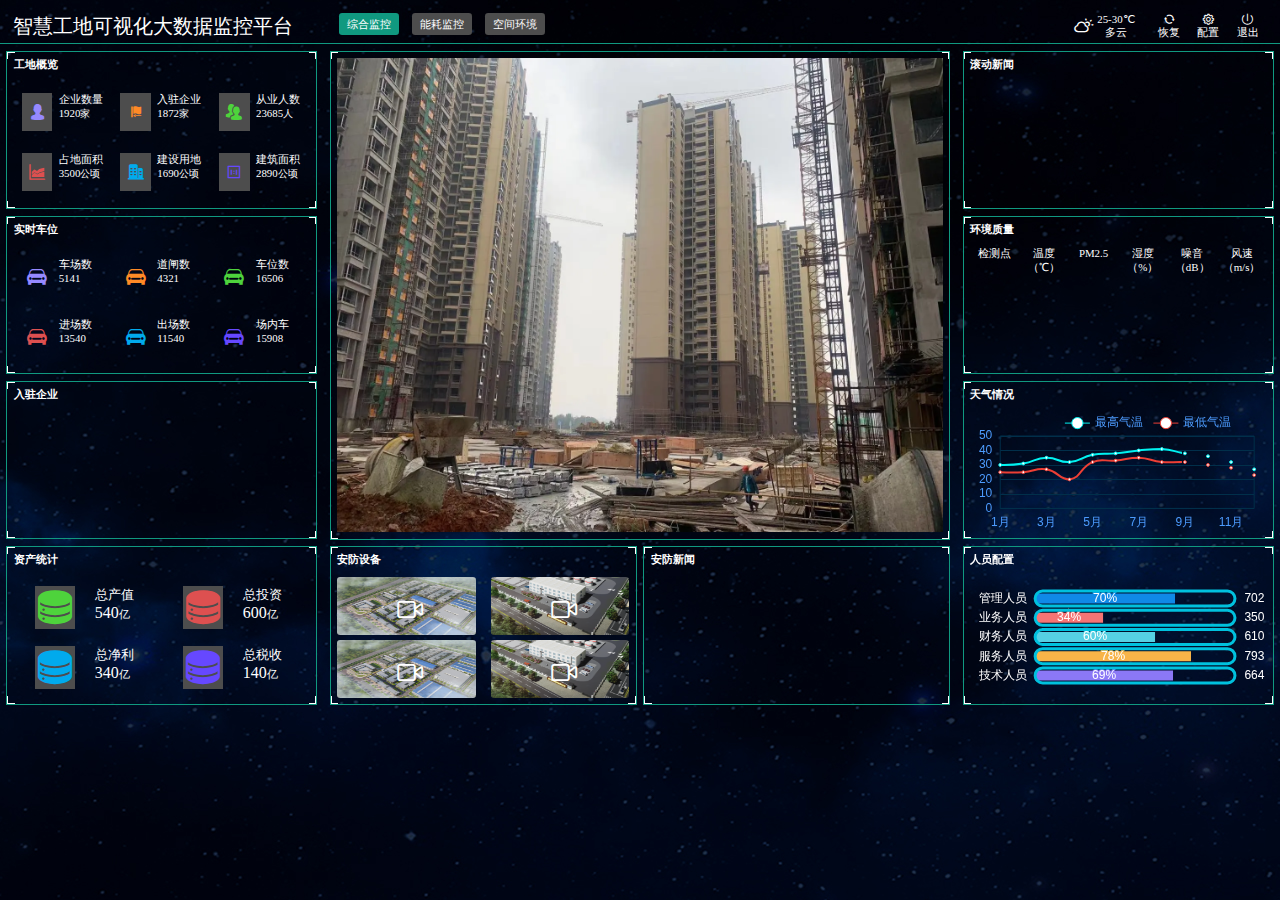
<file: Pro-web/src/main/webapp/index.html>
<!DOCTYPE html>
<html lang="en">

<head>
    <meta charset="UTF-8">
    <meta http-equiv="X-UA-Compatible" content="IE=edge">
    <meta name="viewport" content="width=device-width, initial-scale=1.0">
    <title>智慧工地可视化大数据监控平台--综合监控</title>
    <!-- 引入fonts字体图标样式文件 -->
    <link rel="stylesheet" href="fonts/iconfont.css">
    <link rel="stylesheet" href="css/style.css">
    <link rel="stylesheet" href="css/base.css">
    <link rel="stylesheet" href="css/index.css">

</head>

<body>
    <!-- 页面头部区域 -->
    <div class="header">
        <div class="title">智慧工地可视化大数据监控平台</div>
        <div class="nav">
            <ul>
                <li class="on"><a href="index.html">综合监控</a></li>
                <li><a href="energy.html">能耗监控</a></li>
                <li><a href="space.html">空间环境</a></li>
            </ul>
        </div>
        <div class="fun-block">
            <div class="date showTime"></div>
            <div class="tq">
                <div class="iconfont">&#xe678;</div>
                <div class="number">
                    <span> 25-30℃</span>
                    <span> 多云</span>
                </div>
            </div>
            <div class="recovery">
                <div class="iconfont">&#xe676;</div>
                <div class="huifu">
                    恢复
                </div>
            </div>
            <div class="configure">
                <div class="iconfont">&#xe630;</div>
                <div class="huifu">
                    配置
                </div>
            </div>
            <div class="quit">
                <div class="iconfont">&#xe636;</div>
                <div class="huifu">
                    退出
                </div>
            </div>
        </div>
    </div>
    <!-- 页面内容区域 -->
    <div class="main">
        <!-- 左板块 -->
        <div class="column">
            <!-- 左板块----园区概览 -->
            <div class="panel overview">
                <h3>工地概览</h3>
                <div class="info-list">
                    <ul>
                        <li>
                            <div class="icon">
                                <i class="iconfont">&#xe600;</i>
                            </div>

                            <div class="txt">
                                企业数量
                                    <p id="companyNumber">1920<span>家</span></p>
                            </div>
                        </li>
                        <li>
                            <div class="icon">
                                <i class="iconfont">&#xe62c;</i>
                            </div>
                            <div class="txt">
                                入驻企业
                                    <p id="dettledCompanyNumber">1872<span>家</span></p>
                            </div>
                        </li>
                        <li>
                            <div class="icon">
                                <i class="iconfont">&#xe601;</i>
                            </div>
                            <div class="txt">
                                从业人数
                                    <p id="engagedPeopleNumber">23685<span>人</span></p>
                            </div>
                        </li>
                        <li>
                            <div class="icon">
                                <i class="iconfont">&#xe749;</i>
                            </div>
                            <div class="txt">
                                占地面积
                                    <p id="constructionAndErea">3500<span>公顷</span></p>
                            </div>
                        </li>
                        <li>
                            <div class="icon">
                                <i class="iconfont">&#xe602;</i>
                            </div>
                            <div class="txt">
                                建设用地
                                    <p id="constructionErea">1690<span>公顷</span></p>
                            </div>
                        </li>

                        <li>
                            <div class="icon">
                                <i class="iconfont">&#xe912;</i>
                            </div>
                            <div class="txt">
                                建筑面积
                                    <p id="coveredArea">2890<span>公顷</span></p>
                            </div>
                        </li>
                    </ul>
                </div>
                <div class="panel-footer"></div>
            </div>
            <!-- 实时车位 -->
            <div class="panel parking">
                <h3>实时车位</h3>
                <div class="info-list">
                    <ul>
                        <li>
                            <div class="icon">
                                <i class="iconfont">&#xe604;</i>
                            </div>

                            <div class="txt">
                                车场数
                                <p id="parkingNumber">5141</p>
                            </div>
                        </li>
                        <li>
                            <div class="icon">
                                <i class="iconfont">&#xe604;</i>
                            </div>

                            <div class="txt">
                                道闸数
                                <p id="gatesNumber">4321</p>
                            </div>
                        </li>
                        <li>
                            <div class="icon">
                                <i class="iconfont">&#xe604;</i>
                            </div>

                            <div class="txt">
                                车位数
                                <p id="parkingSpace">16506</p>
                            </div>
                        </li>
                        <li>
                            <div class="icon">
                                <i class="iconfont">&#xe604;</i>
                            </div>

                            <div class="txt">
                                进场数
                                <p id="entryNumber">13540</p>
                            </div>
                        </li>
                        <li>
                            <div class="icon">
                                <i class="iconfont">&#xe604;</i>
                            </div>

                            <div class="txt">
                                出场数
                                <p id="outNumber">11540</p>
                            </div>
                        </li>
                        <li>
                            <div class="icon">
                                <i class="iconfont">&#xe604;</i>
                            </div>

                            <div class="txt">
                                场内车
                                <p id="vehiclesNumber">15908</p>
                            </div>
                        </li>
                    </ul>
                </div>
                <div class="panel-footer"></div>
            </div>
            <!-- 入驻企业 -->
            <div class="panel settle">
                <h3>入驻企业</h3>
                <div class="info-list" id="settle-in"></div>
                <div class="panel-footer"></div>
            </div>
            <!-- 资产统计 -->
            <div class="panel assets ">
                <h3>资产统计</h3>
                <div class="info-list">
                    <ul>
                        <li>
                            <div class="icon">
                                <i class="iconfont" style="color: #4ed33c">&#xe940;</i>
                            </div>
                            <div class="txt">
                                总产值
                                <p><span id="totalAssets">540</span>亿</p>
                            </div>
                        </li>
                        <li>
                            <div class="icon">
                                <i class="iconfont" style="color: #dd5050">&#xe940;</i>
                            </div>
                            <div class="txt">
                                总投资
                                <p><span id="totalInvestment">600</span>亿</p>
                            </div>
                        </li>
                        <li>
                            <div class="icon">
                                <i class="iconfont" style="color: #01aaed">&#xe940;</i>
                            </div>
                            <div class="txt">
                                总净利
                                <p><span id="totalNetProfit">340</span>亿</p>
                            </div>
                        </li>

                        <li>
                            <div class="icon">
                                <i class="iconfont" style="color: #6648ff">&#xe940;</i>
                            </div>
                            <div class="txt">
                                总税收
                                <p><span id="totalRevenue">140</span>亿</p>
                            </div>
                        </li>
                    </ul>
                </div>
                <div class="panel-footer"></div>
            </div>
        </div>
        <!-- 中板块 -->
        <div class="column">
            <!-- 实时监控 -->
            <div class="panel screen">
                <img src="img/img01.webp" alt="">
                <div class="panel-footer"></div>
            </div>
            <!-- 安防设备与新闻 -->
            <div class="panels security">
                <div class="left panel">
                    <h3>安防设备 </h3>
                    <div class="security-list info-list">
                        <div>
                            <i class="iconfont">&#xe61a;</i>
                            <img src="img/1.jpeg" alt="">
                        </div>
                        <div>
                            <i class="iconfont">&#xe61a;</i>
                            <img src="img/2.jpeg" alt="">
                        </div>
                        <div>
                            <i class="iconfont">&#xe61a;</i>
                            <img src="img/1.jpeg" alt="">
                        </div>
                        <div>
                            <i class="iconfont">&#xe61a;</i>
                            <img src="img/2.jpeg" alt="">
                        </div>
                    </div>
                    <div class="panel-footer"></div>
                </div>

                <div class="right panel">
                    <h3>安防新闻 </h3>
                    <div class="info-list marquee-view">
                        <ul id="marquee" class="marquee">
                            <!--<li>
                                <div class="title">新闻标题</div>
                                <div class="times">15:30</div>
                                <div class="status processed">已处理</div>
                            </li>
                            <li>
                                <div class="title">新闻标题</div>
                                <div class="times">15:30</div>
                                <div class="status pending">待处理</div>
                            </li>
                            <li>
                                <div class="title">新闻标题</div>
                                <div class="times">15:30</div>
                                <div class="status pending">待处理</div>
                            </li>
                            <li>
                                <div class="title">新闻标题</div>
                                <div class="times">15:30</div>
                                <div class="status pending">待处理</div>
                            </li>
                            <li>
                                <div class="title">新闻标题</div>
                                <div class="times">15:30</div>
                                <div class="status">已处理</div>
                            </li>
                            <li>
                                <div class="title">新闻标题</div>
                                <div class="times">15:30</div>
                                <div class="status">已处理</div>
                            </li>
                            <li>
                                <div class="title">新闻标题</div>
                                <div class="times">15:30</div>
                                <div class="status">已处理</div>
                            </li>
                            <li>
                                <div class="title">新闻标题</div>
                                <div class="times">15:30</div>
                                <div class="status">已处理</div>
                            </li>-->
                        </ul>
                    </div>
                    <div class="panel-footer"></div>
                </div>
            </div>
        </div>

        <!-- 右板块 -->
        <div class="column">
            <!-- 滚动新闻 -->
            <div class="panel news">
                <h3>滚动新闻</h3>
                <div class="info-list marquee-view">
                    <ul id="marquee1" class="marquee">
                        <!--<li>
                            <div class="title">新闻标题</div>
                            <div class="times">15:30</div>
                            <div class="status processed">已处理</div>
                        </li>
                        <li>
                            <div class="title">新闻标题</div>
                            <div class="times">15:30</div>
                            <div class="status pending">待处理</div>
                        </li>
                        <li>
                            <div class="title">新闻标题</div>
                            <div class="times">15:30</div>
                            <div class="status pending">待处理</div>
                        </li>
                        <li>
                            <div class="title">新闻标题</div>
                            <div class="times">15:30</div>
                            <div class="status pending">待处理</div>
                        </li>
                        <li>
                            <div class="title">新闻标题</div>
                            <div class="times">15:30</div>
                            <div class="status">已处理</div>
                        </li>
                        <li>
                            <div class="title">新闻标题</div>
                            <div class="times">15:30</div>
                            <div class="status">已处理</div>
                        </li>
                        <li>
                            <div class="title">新闻标题</div>
                            <div class="times">15:30</div>
                            <div class="status">已处理</div>
                        </li>
                        <li>
                            <div class="title">新闻标题</div>
                            <div class="times">15:30</div>
                            <div class="status">已处理</div>
                        </li>-->
                    </ul>
                </div>
                <div class="panel-footer"></div>
            </div>
            <!-- 环境质量 -->
            <div class="panel environment">
                <h3>环境质量</h3>
                <div class="title">
                    <ul>
                        <li>
                            <div>检测点</div>
                            <div>温度（℃）</div>
                            <div>PM2.5</div>
                            <div>湿度（%）</div>
                            <div>噪音（dB）</div>
                            <div>风速（m/s）</div>
                        </li>
                    </ul>
                </div>
                <div class="info-list marquee-view">
                    <ul class="marquee">
                        <li>
                            <div>检测点1</div>
                            <div>30</div>
                            <div>40%</div>
                            <div>35</div>
                            <div>90</div>
                            <div>10</div>
                        </li>
                        <li>
                            <div>检测点2</div>
                            <div>30</div>
                            <div>40%</div>
                            <div>35</div>
                            <div>90</div>
                            <div>10</div>
                        </li>
                        <li>
                            <div>检测点3</div>
                            <div>30</div>
                            <div>40%</div>
                            <div>35</div>
                            <div>90</div>
                            <div>10</div>
                        </li>
                        <li>
                            <div>检测点4</div>
                            <div>30</div>
                            <div>40%</div>
                            <div>35</div>
                            <div>90</div>
                            <div>10</div>
                        </li>
                        <li>
                            <div>检测点5</div>
                            <div>30</div>
                            <div>40%</div>
                            <div>35</div>
                            <div>90</div>
                            <div>10</div>
                        </li>
                        <li>
                            <div>检测点6</div>
                            <div>30</div>
                            <div>40%</div>
                            <div>35</div>
                            <div>90</div>
                            <div>10</div>
                        </li>
                        <li>
                            <div>检测点7</div>
                            <div>30</div>
                            <div>40%</div>
                            <div>35</div>
                            <div>90</div>
                            <div>10</div>
                        </li>
                        <li>
                            <div>检测点8</div>
                            <div>30</div>
                            <div>40%</div>
                            <div>35</div>
                            <div>90</div>
                            <div>10</div>
                        </li>
                        <li>
                            <div>检测点9</div>
                            <div>30</div>
                            <div>40%</div>
                            <div>35</div>
                            <div>90</div>
                            <div>10</div>
                        </li>
                    </ul>
                </div>
                <div class="panel-footer"></div>
            </div>
            <!-- 天气情况 -->
            <div class="panel">
                <h3>天气情况</h3>
                <div class="info-list" id="temperature"></div>
                <div class="panel-footer"></div>
            </div>
            <!-- 工地岗位人员统计 -->
            <div class="panel">
                <h3>人员配置</h3>
                <div class="info-list" id="engineering-vehicle"></div>
                <div class="panel-footer"></div>
            </div>
        </div>
    </div>
    <!-- 页面适配插件 -->
    <script src="js/echarts.min.js"></script>
    <script src="js/flexible.js"></script>
    <script src="js/jquery.min.js"></script>
    <script src="js/base.js"></script>
    <script src="js/index.js"></script>
</body>

</html>
</file>
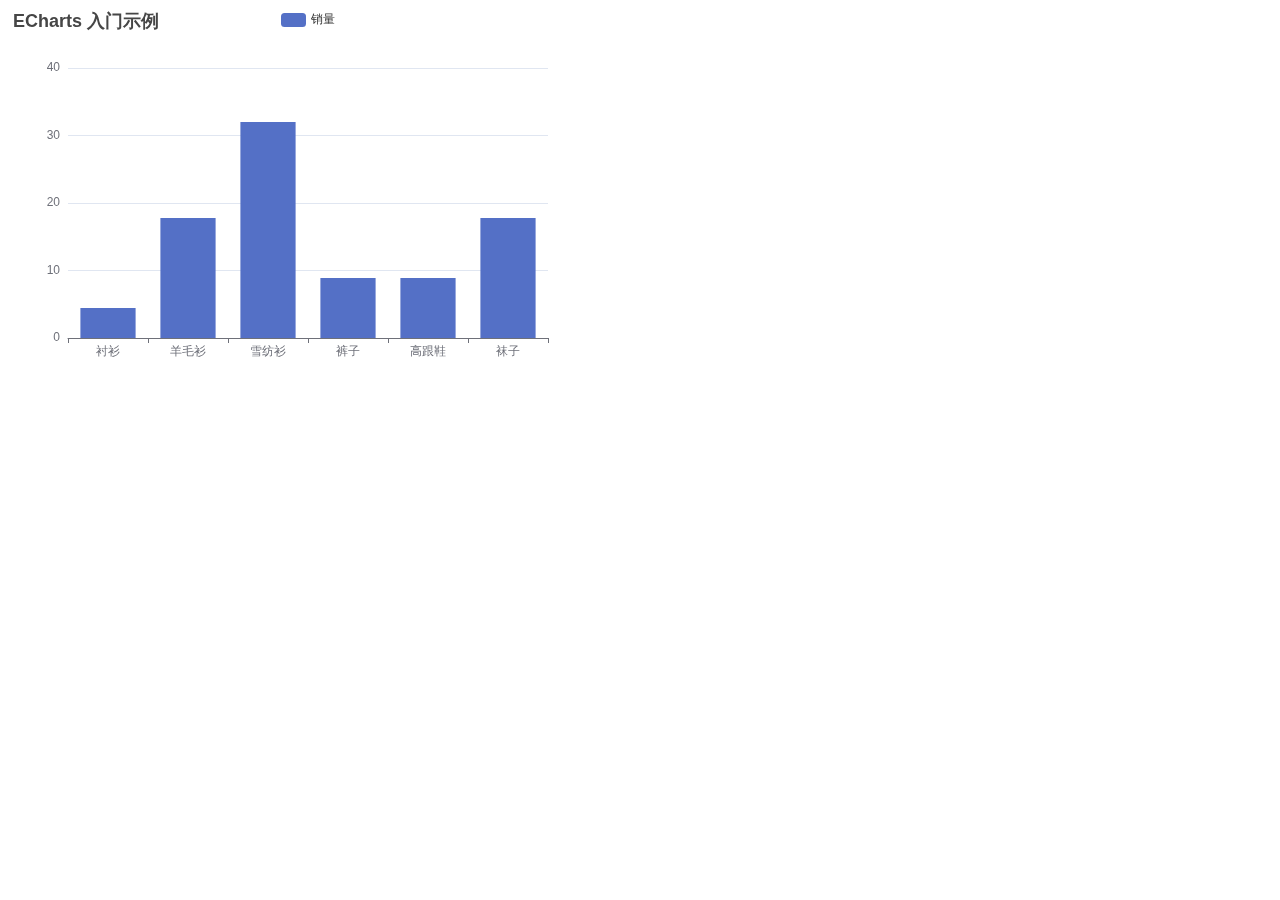
<file: Pro-web/src/main/webapp/echartsDemo1.html>
<!DOCTYPE html>
<html lang="en">
<head>
    <meta charset="UTF-8">
    <title>Title</title>
    <script src="js/echarts.js"></script>
</head>
<body>

<!-- -->
<div id="main" style="width: 600px;height: 400px;">
    <script type="text/javascript">
        // 基于准备好的dom，初始化echarts实例
        var myChart = echarts.init(document.getElementById('main'));

        // 指定图表的配置项和数据
        var option = {
            title: {
                text: 'ECharts 入门示例'
            },
            tooltip: {},
            legend: {
                data:['销量']
            },
            xAxis: {
                data: ["衬衫","羊毛衫","雪纺衫","裤子","高跟鞋","袜子"]
            },
            yAxis: {},
            series: [{
                name: '销量',
                type: 'bar',
                data: [5, 20, 36, 10, 10, 20]
            }]
        };

        // 使用刚指定的配置项和数据显示图表。
        myChart.setOption(option);


    </script>



</div>

</body>
</html>
</file>
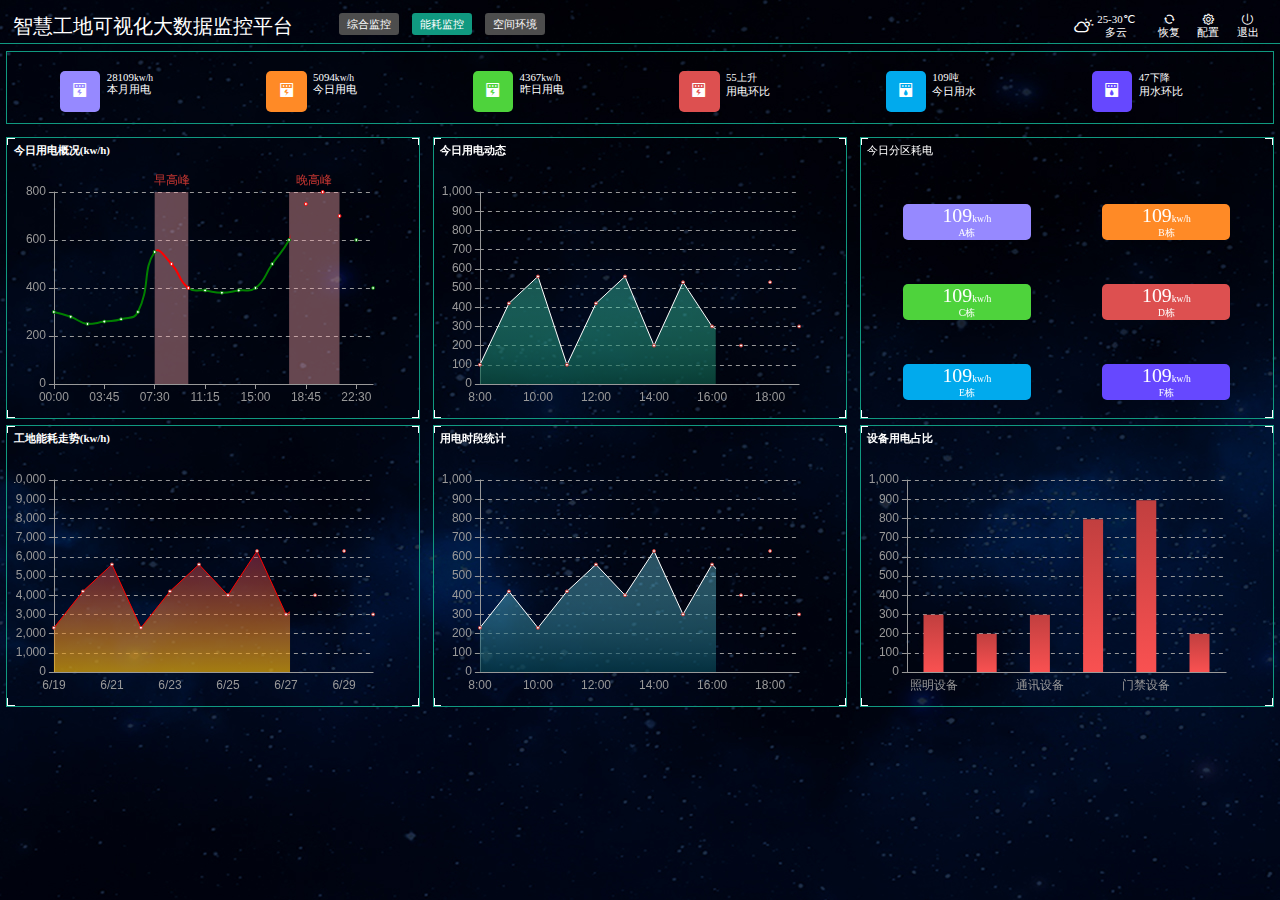
<file: Pro-web/src/main/webapp/energy.html>
<!DOCTYPE html>
<html lang="en">

<head>
    <meta charset="UTF-8">
    <meta http-equiv="X-UA-Compatible" content="IE=edge">
    <meta name="viewport" content="width=device-width, initial-scale=1.0">
    <title>智慧工地可视化大数据监控平台--能耗监控</title>
    <!-- 引入fonts字体图标样式文件 -->
    <link rel="stylesheet" href="fonts/iconfont.css">
    <link rel="stylesheet" href="css/style.css">
    <link rel="stylesheet" href="css/base.css">
    <link rel="stylesheet" href="css/energy.css">

</head>

<body>
    <!-- 页面头部区域 -->
    <div class="header">
        <div class="title">智慧工地可视化大数据监控平台</div>
        <div class="nav">
            <ul>
                <li><a href="index.html">综合监控</a></li>
                <li class="on"><a href="energy.html">能耗监控</a></li>
                <li><a href="space.html">空间环境</a></li>
            </ul>
        </div>
        <div class="fun-block">
            <div class="date showTime"></div>
            <div class="tq">
                <div class="iconfont">&#xe678;</div>
                <div class="number">
                    <span> 25-30℃</span>
                    <span> 多云</span>
                </div>
            </div>
            <div class="recovery">
                <div class="iconfont">&#xe676;</div>
                <div class="huifu">
                    恢复
                </div>
            </div>
            <div class="configure">
                <div class="iconfont">&#xe630;</div>
                <div class="huifu">
                    配置
                </div>
            </div>
            <div class="quit">
                <div class="iconfont">&#xe636;</div>
                <div class="huifu">
                    退出
                </div>
            </div>
        </div>
    </div>
    <!-- 综合统计 -->
    <div class="panel-top">
        <div class="charts">
            <ul class="info-list">
                <li>
                    <div class="icon">
                        <i class="iconfont">&#xeca1;</i>
                    </div>

                    <div class="txt">
                        <p>28109<span>kw/h</span></p>
                        本月用电
                    </div>
                </li>
                <li>
                    <div class="icon">
                        <i class="iconfont">&#xeca1;</i>
                    </div>
                    <div class="txt">
                        <p>5094<span>kw/h</span></p>
                        今日用电
                    </div>
                </li>
                <li>
                    <div class="icon">
                        <i class="iconfont">&#xeca1;</i>
                    </div>
                    <div class="txt">
                        <p>4367<span>kw/h</span></p>
                        昨日用电
                    </div>
                </li>
                <li>
                    <div class="icon">
                        <i class="iconfont">&#xeca1;</i>
                    </div>
                    <div class="txt">
                        <p>55<span>上升</span></p>
                        用电环比
                    </div>
                </li>
                <li>
                    <div class="icon">
                        <i class="iconfont">&#xeca2;</i>
                    </div>
                    <div class="txt">
                        <p>109<span>吨</span></p>
                        今日用水
                    </div>
                </li>
                <li>
                    <div class="icon">
                        <i class="iconfont">&#xeca2;</i>
                    </div>
                    <div class="txt">
                        <p>47<span>下降</span></p>
                        用水环比
                    </div>
                </li>
            </ul>
        </div>
    </div>

    <!-- 页面内容区域 -->
    <div class="main">
        <!-- 左板块 -->
        <div class="column">
            <!-- 左板块----今日用电概况 -->
            <div class="panel">
                <h3>今日用电概况(kw/h)</h3>
                <div class="info-list" id="daily-electricity">
                </div>
                <div class="panel-footer"></div>
            </div>
            <!-- 工地能耗走势 -->
            <div class="panel ">
                <h3>工地能耗走势(kw/h)</h3>
                <div class="info-list" id="kwh"></div>
                <div class="panel-footer"></div>
            </div>
        </div>
        <!-- 中间板块 -->
        <div class="column">
            <!-- 左板块----今日用电动态 -->
            <div class="panel ">
                <h3>今日用电动态</h3>
                <div class="info-list" id="kwh3"></div>
                <div class="panel-footer"></div>
            </div>
            <!-- 用电时段统计 -->
            <div class="panel ">
                <h3>用电时段统计</h3>
                <div class="info-list" id="kwh2"></div>
                <div class="panel-footer"></div>
            </div>
        </div>
        <!-- 右板块 -->
        <div class="column">
            <!-- 今日分区耗电 -->
            <div class="panel partition-power">
                <h3>今日分区耗电</h3>
                <div class="info-list">
                    <ul>
                        <li>
                            <p>109<span>kw/h</span></p>
                            A栋
                        </li>
                        <li>
                            <p>109<span>kw/h</span></p>
                            B栋
                        </li>
                        <li>
                            <p>109<span>kw/h</span></p>
                            C栋
                        </li>
                        <li>
                            <p>109<span>kw/h</span></p>
                            D栋
                        </li>
                        <li>
                            <p>109<span>kw/h</span></p>
                            E栋
                        </li>
                        <li>
                            <p>109<span>kw/h</span></p>
                            F栋
                        </li>
                    </ul>
                </div>
                <div class="panel-footer"></div>
            </div>
            <!-- 设备用电占比 -->
            <div class="panel settle">
                <h3>设备用电占比</h3>
                <div class="info-list" id="equipment-power">
                </div>
                <div class="panel-footer"></div>
            </div>
        </div>
    </div>
    <!-- 页面适配插件 -->
    <script src="js/echarts.min.js"></script>
    <script src="js/flexible.js"></script>
    <script src="js/jquery.min.js"></script>
    <script src="js/base.js"></script>
    <script src="js/energy.js"></script>
</body>

</html>
</file>
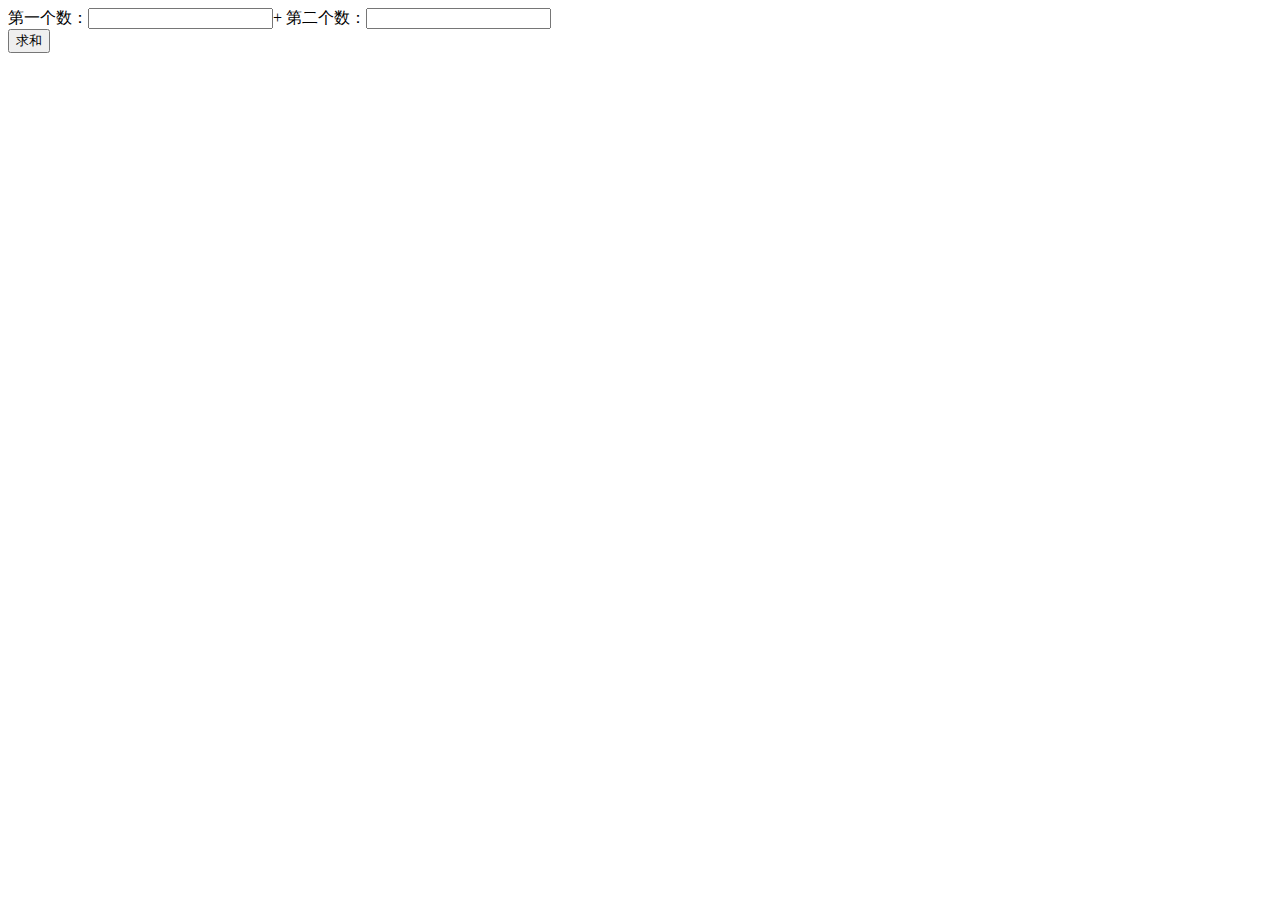
<file: Pro-web/src/main/webapp/jqueryDemo.html>
<!DOCTYPE html>
<html lang="en">
<head>
    <meta charset="UTF-8">
    <title>jquery的入门案例</title>
    <script src="js/jquery.min.js"></script>
</head>
<body>
    第一个数：<input type="text" id="numA"/>+
    第二个数：<input type="text" id="numB"/> <span id="total"></span>

<br/>
    <input type="button" value="求和" id="btn">

<script type="text/javascript">
    //页面加载完毕
    $(function () {
        //给求和按钮 添加一个click事件
        $("#btn").click(function () {
            //1 获取numA numB的值
                var numA= $("#numA").val();
                var numB= $("#numB").val();
            //2 完成两个数相加--->得到和
                var a= parseInt(numA);
                var b= parseInt(numB);
                var result= a+b;
            //3 将和进行赋值
                $("#total").html(result);
        });
    })


</script>

</body>
</html>
</file>
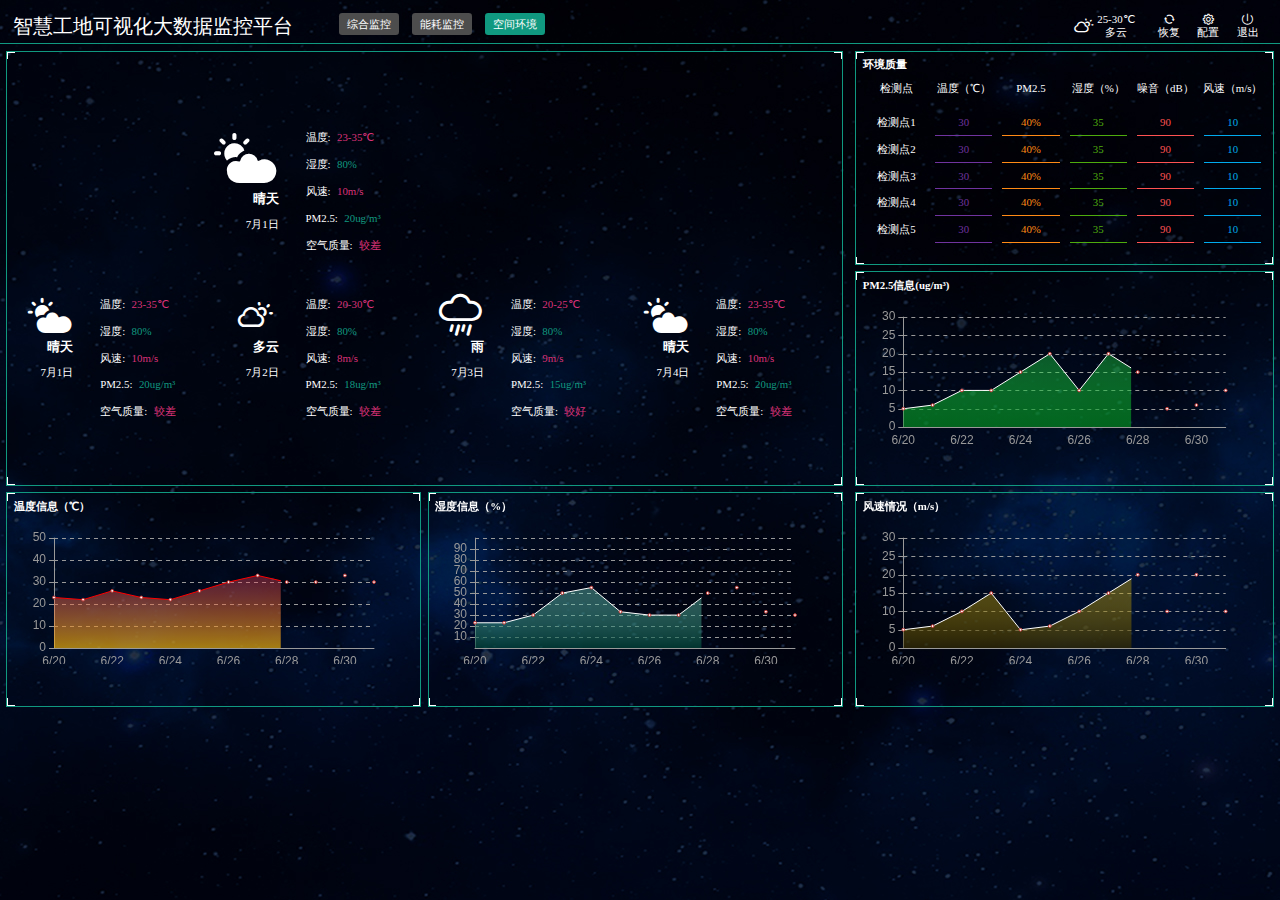
<file: Pro-web/src/main/webapp/space.html>
<!DOCTYPE html>
<html lang="en">

<head>
    <meta charset="UTF-8">
    <meta http-equiv="X-UA-Compatible" content="IE=edge">
    <meta name="viewport" content="width=device-width, initial-scale=1.0">
    <title>智慧工地可视化大数据监控平台--空间环境</title>
    <!-- 引入fonts字体图标样式文件 -->
    <link rel="stylesheet" href="fonts/iconfont.css">
    <link rel="stylesheet" href="css/style.css">
    <link rel="stylesheet" href="css/base.css">
    <link rel="stylesheet" href="css/space.css">

</head>

<body>
    <!-- 页面头部区域 -->
    <div class="header">
        <div class="title">智慧工地可视化大数据监控平台</div>
        <div class="nav">
            <ul>
                <li><a href="index.html">综合监控</a></li>
                <li><a href="energy.html">能耗监控</a></li>
                <li class="on"><a href="space.html">空间环境</a></li>
            </ul>
        </div>
        <div class="fun-block">
            <div class="date showTime"></div>
            <div class="tq">
                <div class="iconfont">&#xe678;</div>
                <div class="number">
                    <span> 25-30℃</span>
                    <span> 多云</span>
                </div>
            </div>
            <div class="recovery">
                <div class="iconfont">&#xe676;</div>
                <div class="huifu">
                    恢复
                </div>
            </div>
            <div class="configure">
                <div class="iconfont">&#xe630;</div>
                <div class="huifu">
                    配置
                </div>
            </div>
            <div class="quit">
                <div class="iconfont">&#xe636;</div>
                <div class="huifu">
                    退出
                </div>
            </div>
        </div>
    </div>
    <!-- 页面内容区域 -->
    <div class="main">
        <!-- 左板块 -->
        <div class="column">
            <!-- 综合天气监控 -->
            <div class="panel weather">
                <div class="today-weather">
                    <div class="left">
                        <i class="iconfont">&#xe800;</i>
                        <h3>晴天</h3>
                        <p>7月1日</p>
                    </div>
                    <div class="right">
                        <p>温度:<span>23-35℃</span></p>
                        <p>湿度:<span>80%</span></p>
                        <p>风速:<span>10m/s</span></p>
                        <p>PM2.5:<span>20ug/m³</span></p>
                        <p>空气质量:<span>较差</span></p>
                    </div>
                </div>
                <div class="future-weather">
                    <ul>
                        <li>
                            <div class="left">
                                <i class="iconfont">&#xe800;</i>
                                <h3>晴天</h3>
                                <p>7月1日</p>
                            </div>
                            <div class="right">
                                <p>温度:<span>23-35℃</span></p>
                                <p>湿度:<span>80%</span></p>
                                <p>风速:<span>10m/s</span></p>
                                <p>PM2.5:<span>20ug/m³</span></p>
                                <p>空气质量:<span>较差</span></p>
                            </div>
                        </li>
                        <li>
                            <div class="left">
                                <i class="iconfont">&#xe678;</i>
                                <h3>多云</h3>
                                <p>7月2日</p>
                            </div>
                            <div class="right">
                                <p>温度:<span>20-30℃</span></p>
                                <p>湿度:<span>80%</span></p>
                                <p>风速:<span>8m/s</span></p>
                                <p>PM2.5:<span>18ug/m³</span></p>
                                <p>空气质量:<span>较差</span></p>
                            </div>
                        </li>
                        <li>
                            <div class="left">
                                <i class="iconfont">&#xe708;</i>
                                <h3>雨</h3>
                                <p>7月3日</p>
                            </div>
                            <div class="right">
                                <p>温度:<span>20-25℃</span></p>
                                <p>湿度:<span>80%</span></p>
                                <p>风速:<span>9m/s</span></p>
                                <p>PM2.5:<span>15ug/m³</span></p>
                                <p>空气质量:<span>较好</span></p>
                            </div>
                        </li>
                        <li>
                            <div class="left">
                                <i class="iconfont">&#xe800;</i>
                                <h3>晴天</h3>
                                <p>7月4日</p>
                            </div>
                            <div class="right">
                                <p>温度:<span>23-35℃</span></p>
                                <p>湿度:<span>80%</span></p>
                                <p>风速:<span>10m/s</span></p>
                                <p>PM2.5:<span>20ug/m³</span></p>
                                <p>空气质量:<span>较差</span></p>
                            </div>
                        </li>
                    </ul>
                </div>
                <div class="panel-footer"></div>
            </div>
            <!-- 温度与湿度信息 -->
            <div class="panels security">
                <div class="left panel">
                    <h3>温度信息（℃） </h3>
                    <div class="info-list" id="temperature"></div>
                    <div class="panel-footer"></div>
                </div>

                <div class="right panel">
                    <h3>湿度信息（%） </h3>
                    <div class="info-list" id="humidity"></div>
                    <div class="panel-footer"></div>
                </div>
            </div>
        </div>

        <!-- 右板块 -->
        <div class="column">
            <!-- 环境质量 -->
            <div class="panel environment">
                <h3>环境质量</h3>
                <div class="title">
                    <ul>
                        <li>
                            <div>检测点</div>
                            <div>温度（℃）</div>
                            <div>PM2.5</div>
                            <div>湿度（%）</div>
                            <div>噪音（dB）</div>
                            <div>风速（m/s）</div>
                        </li>
                    </ul>
                </div>
                <div class="info-list marquee-view">
                    <ul class="marquee">
                        <li>
                            <div>检测点1</div>
                            <div>30</div>
                            <div>40%</div>
                            <div>35</div>
                            <div>90</div>
                            <div>10</div>
                        </li>
                        <li>
                            <div>检测点2</div>
                            <div>30</div>
                            <div>40%</div>
                            <div>35</div>
                            <div>90</div>
                            <div>10</div>
                        </li>
                        <li>
                            <div>检测点3</div>
                            <div>30</div>
                            <div>40%</div>
                            <div>35</div>
                            <div>90</div>
                            <div>10</div>
                        </li>
                        <li>
                            <div>检测点4</div>
                            <div>30</div>
                            <div>40%</div>
                            <div>35</div>
                            <div>90</div>
                            <div>10</div>
                        </li>
                        <li>
                            <div>检测点5</div>
                            <div>30</div>
                            <div>40%</div>
                            <div>35</div>
                            <div>90</div>
                            <div>10</div>
                        </li>
                        <li>
                            <div>检测点6</div>
                            <div>30</div>
                            <div>40%</div>
                            <div>35</div>
                            <div>90</div>
                            <div>10</div>
                        </li>
                        <li>
                            <div>检测点7</div>
                            <div>30</div>
                            <div>40%</div>
                            <div>35</div>
                            <div>90</div>
                            <div>10</div>
                        </li>
                        <li>
                            <div>检测点8</div>
                            <div>30</div>
                            <div>40%</div>
                            <div>35</div>
                            <div>90</div>
                            <div>10</div>
                        </li>
                        <li>
                            <div>检测点9</div>
                            <div>30</div>
                            <div>40%</div>
                            <div>35</div>
                            <div>90</div>
                            <div>10</div>
                        </li>
                    </ul>
                </div>
                <div class="panel-footer"></div>
            </div>
            <!-- PM2.5信息 -->
            <div class="panel">
                <h3>PM2.5信息(ug/m³)</h3>
                <div class="info-list" id="PM"> </div>
                <div class="panel-footer"></div>
            </div>
            <!-- 风速情况 -->
            <div class="panel">
                <h3>风速情况（m/s）</h3>
                <div class="info-list" id="illumination"></div>
                <div class="panel-footer"></div>
            </div>
        </div>
    </div>
    <!-- 页面适配插件 -->
    <script src="js/echarts.min.js"></script>
    <script src="js/flexible.js"></script>
    <script src="js/jquery.min.js"></script>
    <script src="js/base.js"></script>
    <script src="js/space.js"></script>
</body>

</html>
</file>
<file: Pro-web/src/main/webapp/fonts/iconfont.css>
@font-face {
  font-family: "iconfont"; /* Project id 3472692 */
  src: url('iconfont.woff2?t=1656296315844') format('woff2'),
       url('iconfont.woff?t=1656296315844') format('woff'),
       url('iconfont.ttf?t=1656296315844') format('truetype');
}

.iconfont {
  font-family: "iconfont" !important;
  font-size: 16px;
  font-style: normal;
  -webkit-font-smoothing: antialiased;
  -moz-osx-font-smoothing: grayscale;
}

.icon-dianbiao_shiti:before {
  content: "\eca1";
}

.icon-shuibiao_shiti:before {
  content: "\eca2";
}

.icon-shexiangtou:before {
  content: "\e61a";
}

.icon-daxue:before {
  content: "\e603";
}

.icon-dayu:before {
  content: "\e605";
}

.icon-tuichu:before {
  content: "\e636";
}

.icon-yujiaxue:before {
  content: "\e6f3";
}

.icon-tianqi-duoyun:before {
  content: "\e678";
}

.icon-tianqi-qing:before {
  content: "\e67b";
}

.icon-tianqi-yin:before {
  content: "\e680";
}

.icon-huifu:before {
  content: "\e676";
}

.icon-setting:before {
  content: "\e630";
}

.icon-tianqiyutiandayu:before {
  content: "\e708";
}

.icon-yonghu:before {
  content: "\e600";
}

.icon-haoyou:before {
  content: "\e601";
}

.icon-jianzhu:before {
  content: "\e602";
}

.icon-qiche:before {
  content: "\e604";
}

.icon-icon-test:before {
  content: "\e912";
}

.icon-database-full:before {
  content: "\e940";
}

.icon-01_dairuzhu:before {
  content: "\e62c";
}

.icon-01_yiruzhu:before {
  content: "\e634";
}

.icon-a-tianqikongqizhishu-24:before {
  content: "\e800";
}

.icon-a-tianqikongqizhishu-31:before {
  content: "\e801";
}

.icon-a-tianqikongqizhishu-26:before {
  content: "\e802";
}

.icon-mianjitu:before {
  content: "\e749";
}
</file>
<file: Pro-web/src/main/webapp/css/style.css>
/*清除元素默认的内外边距  */
* {
    margin: 0;
    padding: 0;
    box-sizing: border-box;
    color: #fff;
    font-size: .17rem;
}

/*让所有斜体 不倾斜*/
em,
i {
    font-style: normal;
}

/*去掉列表前面的小点*/
li {
    list-style: none;
}

/*图片没有边框   去掉图片底侧的空白缝隙*/
img {
    border: 0;
    /*ie6*/
    vertical-align: middle;
}

/*让button 按钮 变成小手*/
button {
    cursor: pointer;
}

/*取消链接的下划线*/
a {
    color: #fff;
    text-decoration: none;
}

a:hover {
    color: #333333;
}

/* 实现rem适配 */
@media screen and (max-width: 1024px) {
    html {
        font-size: 50px !important;
    }
}

@media screen and (min-width: 1920px) {
    html {
        font-size: 96px !important;
    }
}

body {
    background: url(../img/bg.jpg) no-repeat;
    background-size: auto;
}
</file>
<file: Pro-web/src/main/webapp/css/base.css>
/* 页面头部区域 */
.header {
  height: 0.69rem;
  border-bottom: 1px solid #109980;
  display: flex;
  color: #fff;
  padding: 0.2rem;
}
.header .nav {
  flex: 1;
  display: flex;
}
.header .nav ul li {
  float: left;
  margin: 0rem 0.1rem;
  width: 0.94rem;
  height: 0.35rem;
  border-radius: 0.05rem;
  line-height: 0.35rem;
  text-align: center;
  font-size: 0.17rem;
  background-color: #4d4d4d;
}
.header .nav ul li:hover,
.header .nav ul li.on {
  cursor: pointer;
  background-color: #109980;
}
.header .nav ul li a {
  color: #fff;
}
.header .fun-block {
  width: 4.9rem;
  display: flex;
}
.header .fun-block .date {
  flex: 3;
}
.header .fun-block .date div:first-child {
  font-size: 0.2rem;
  color: #109980;
}
.header .fun-block .date div:last-child {
  font-size: 0.13rem;
  color: #fff;
}
.header .fun-block .tq {
  flex: 2;
  text-align: center;
}
.header .fun-block .tq .iconfont {
  float: left;
  font-size: 0.4rem;
  color: #fff;
}
.header .fun-block .tq .number {
  float: left;
  text-align: center;
}
.header .fun-block .tq .number span {
  display: block;
}
.header .fun-block .recovery,
.header .fun-block .configure,
.header .fun-block .quit {
  flex: 1;
  text-align: center;
}
.header .fun-block .recovery .iconfont,
.header .fun-block .configure .iconfont,
.header .fun-block .quit .iconfont {
  font-size: 0.2rem;
}
.header .title {
  width: 5rem;
  font-size: 0.31rem;
}
/* 页面内容区域 */
.main {
  display: flex;
}
.main .column {
  flex: 1;
  margin: 0.1rem;
}
.main .column .panel {
  height: 2.48rem;
  border: 1px solid #109980;
  margin-bottom: 0.1rem;
  position: relative;
  padding: 0.1rem;
}
.main .column .panel::before {
  position: absolute;
  top: 0;
  left: 0;
  content: "";
  width: 0.1rem;
  height: 0.1rem;
  border-left: 1px solid #fff;
  border-top: 1px solid #fff;
}
.main .column .panel::after {
  position: absolute;
  top: 0;
  right: 0;
  content: "";
  width: 0.1rem;
  height: 0.1rem;
  border-right: 1px solid #fff;
  border-top: 1px solid #fff;
}
.main .column .panel .panel-footer {
  position: absolute;
  bottom: 0;
  left: 0;
  border: none;
  width: 100%;
}
.main .column .panel .panel-footer::before {
  content: "";
  position: absolute;
  bottom: 0;
  left: 0;
  width: 0.1rem;
  height: 0.1rem;
  border-bottom: 1px solid #fff;
  border-left: 1px solid #fff;
}
.main .column .panel .panel-footer::after {
  content: "";
  position: absolute;
  bottom: 0;
  right: 0;
  width: 0.1rem;
  height: 0.1rem;
  border-bottom: 1px solid #fff;
  border-right: 1px solid #fff;
}
.main .column .panel h3 {
  padding-bottom: 10px;
}
.main .column .panel .info-list {
  height: 1.88rem;
  overflow: hidden;
}
/* 通过CSS3动画滚动marquee */
.marquee-view .marquee {
  animation: move 15s linear infinite;
  /* 鼠标经过marquee 就停止动画 */
}
.marquee-view .marquee:hover {
  animation-play-state: paused;
}
@keyframes move {
  100% {
    transform: translateY(-50%);
  }
}
</file>
<file: Pro-web/src/main/webapp/css/index.css>
.main .column:nth-child(2) {
  flex: 2;
}
.main .column:nth-child(2) > div:first-child {
  height: 7.64rem;
}
.main .column:nth-child(2) > div:last-child {
  display: flex;
  border: none;
}
.main .column:nth-child(2) > div:last-child .left,
.main .column:nth-child(2) > div:last-child .right {
  flex: 1;
}
.main .column:nth-child(2) > div:last-child .left {
  margin-right: 0.1rem;
}
/*   左板块----园区概览 */
.overview ul {
  display: flex;
  flex-wrap: wrap;
  justify-content: space-around;
  align-content: space-around;
  height: 100%;
}
.overview ul li {
  width: 1.3rem;
}
.overview ul li .icon {
  float: left;
  width: 0.48rem;
  height: 0.6rem;
  line-height: 0.6rem;
  background-color: #4d4d4d;
  text-align: center;
}
.overview ul li .icon .iconfont {
  font-size: 0.25rem;
}
.overview ul li:nth-child(1) .iconfont {
  color: #9689ff;
}
.overview ul li:nth-child(2) .iconfont {
  color: #ff8a26;
}
.overview ul li:nth-child(3) .iconfont {
  color: #4ed33c;
}
.overview ul li:nth-child(4) .iconfont {
  color: #dd5050;
}
.overview ul li:nth-child(5) .iconfont {
  color: #01aaed;
}
.overview ul li:nth-child(6) .iconfont {
  color: #6648ff;
}
.overview ul li .txt {
  float: left;
  margin-left: 0.1rem;
  font-size: 0.17rem;
}
.overview ul li .txt p span {
  font-size: 0.15rem;
}
/*   左板块----实时车位 */
.parking ul {
  display: flex;
  flex-wrap: wrap;
  justify-content: space-around;
  align-content: space-around;
  height: 100%;
}
.parking ul li {
  width: 1.3rem;
}
.parking ul li .icon {
  float: left;
  width: 0.48rem;
  height: 0.6rem;
  line-height: 0.6rem;
  text-align: center;
}
.parking ul li .icon .iconfont {
  font-size: 0.25rem;
}
.parking ul li:nth-child(1) .iconfont {
  color: #9689ff;
}
.parking ul li:nth-child(2) .iconfont {
  color: #ff8a26;
}
.parking ul li:nth-child(3) .iconfont {
  color: #4ed33c;
}
.parking ul li:nth-child(4) .iconfont {
  color: #dd5050;
}
.parking ul li:nth-child(5) .iconfont {
  color: #01aaed;
}
.parking ul li:nth-child(6) .iconfont {
  color: #6648ff;
}
.parking ul li .txt {
  float: left;
  margin-left: 0.1rem;
  font-size: 0.17rem;
}
.parking ul li .txt p span {
  font-size: 0.15rem;
}
/*   左板块----入驻企业 */
/*   左板块----资产统计 */
.assets ul {
  display: flex;
  flex-wrap: wrap;
  justify-content: space-around;
  align-content: space-around;
  height: 100%;
}
.assets ul li {
  width: 2.08rem;
}
.assets ul li .icon {
  float: left;
  width: 0.63rem;
  height: 0.68rem;
  line-height: 0.68rem;
  background-color: #4d4d4d;
  text-align: center;
  margin: 0 0.21rem;
}
.assets ul li .icon .iconfont {
  font-size: 34px;
}
.assets ul li .txt {
  float: left;
  margin-left: 0.1rem;
  font-size: 0.21rem;
}
.assets ul li .txt p span {
  font-size: 0.25rem;
}
/*   中板块----实时监控 */
.screen {
  height: 7.6rem;
}
.screen img {
  width: 100%;
  height: 100%;
}
/*   中板块----安防设备与安防新闻 */
.security .left {
  margin-right: 0.21rem;
}
.security .left .security-list {
  display: flex;
  flex-wrap: wrap;
  justify-content: space-between;
  align-content: space-between;
}
.security .left .security-list div {
  width: 2.16rem;
  height: 0.9rem;
  position: relative;
}
.security .left .security-list div i {
  position: absolute;
  left: 50%;
  top: 50%;
  margin-left: -0.15rem;
  margin-top: -0.15rem;
  font-size: 0.42rem;
}
.security .left .security-list div img {
  display: block;
  width: 100%;
  height: 100%;
  border-radius: 0.05rem;
}
.security .right .info-list li {
  height: 0.42rem;
  line-height: 0.42rem;
  display: flex;
  padding: 0rem 0.1rem;
}
.security .right .info-list li .title {
  flex: 3;
}
.security .right .info-list li .times {
  flex: 2;
}
.security .right .info-list li .status {
  flex: 1;
}
.security .right .info-list li .processed {
  color: green;
}
.security .right .info-list li .pending {
  color: red;
}
.security .right .info-list li:nth-child(2n) {
  background-color: #1a1a1a;
  border-radius: 0.05rem;
}
/*   右板块----滚动新闻 */
.news .info-list li {
  height: 0.42rem;
  line-height: 0.42rem;
  display: flex;
  padding: 0rem 0.1rem;
}
.news .info-list li .title {
  flex: 3;
}
.news .info-list li .times {
  flex: 1;
}
.news .info-list li .status {
  flex: 1;
}
.news .info-list li .processed {
  color: green;
}
.news .info-list li .pending {
  color: red;
}
.news .info-list li:nth-child(2n) {
  background-color: #1a1a1a;
  border-radius: 0.05rem;
}
/*   右板块----环境质量 */
.environment .title li {
  height: 0.42rem;
  display: flex;
  text-align: center;
}
.environment .title li div {
  flex: 1;
}
.environment .info-list {
  height: 1.4rem !important;
}
.environment .info-list li {
  height: 0.42rem;
  line-height: 0.42rem;
  display: flex;
  text-align: center;
}
.environment .info-list li div {
  flex: 1;
  margin: 0 5px;
}
.environment .info-list li div:nth-child(2) {
  border-bottom: 1px solid #70339f;
  color: #70339f;
}
.environment .info-list li div:nth-child(3) {
  border-bottom: 1px solid #ff8a15;
  color: #ff8a15;
}
.environment .info-list li div:nth-child(4) {
  border-bottom: 1px solid #4eab0d;
  color: #4eab0d;
}
.environment .info-list li div:nth-child(5) {
  border-bottom: 1px solid #ff5252;
  color: #ff5252;
}
.environment .info-list li div:nth-child(6) {
  border-bottom: 1px solid #01aaed;
  color: #01aaed;
}
</file>
<file: Pro-web/src/main/webapp/css/energy.css>
.main .panel {
  height: 4.4rem !important;
}
.main .panel .info-list {
  height: 3.75rem !important;
}
/*panel-top组件样式*/
.panel-top {
  height: 1.15rem;
  padding: 0.1rem 0.21rem;
  border: 1px solid #109980;
  margin: 0.1rem;
}
.panel-top ul {
  display: flex;
  flex-wrap: wrap;
  justify-content: space-around;
  align-content: space-between;
  padding: 0.21rem 0rem;
  height: 1.8rem;
}
.panel-top ul li {
  width: 2rem;
}
.panel-top ul li .icon {
  float: left;
  width: 0.63rem;
  height: 0.63rem;
  line-height: 0.6rem;
  text-align: center;
  border-radius: 5px;
}
.panel-top ul li .icon .iconfont {
  font-size: 0.25rem;
  color: #fff;
}
.panel-top ul li:nth-child(1) .icon {
  background-color: #9689ff;
}
.panel-top ul li:nth-child(2) .icon {
  background-color: #ff8a26;
}
.panel-top ul li:nth-child(3) .icon {
  background-color: #4ed33c;
}
.panel-top ul li:nth-child(4) .icon {
  background-color: #dd5050;
}
.panel-top ul li:nth-child(5) .icon {
  background-color: #01aaed;
}
.panel-top ul li:nth-child(6) .icon {
  background-color: #6648ff;
}
.panel-top ul li .txt {
  float: left;
  margin-left: 0.1rem;
  font-size: 0.17rem;
}
.panel-top ul li .txt p span {
  font-size: 0.15rem;
}
/* 今日分区耗电 */
.partition-power {
  height: 4.48rem;
}
.partition-power h3 {
  font-size: 0.17rem;
  font-weight: normal;
}
.partition-power ul {
  display: flex;
  flex-wrap: wrap;
  justify-content: space-around;
  align-content: space-around;
  padding: 0.21rem 0rem;
  height: 4.17rem;
}
.partition-power ul li {
  width: 2rem;
  font-size: 0.15rem;
  text-align: center;
  background-color: #109980;
  margin: 0 0.1rem;
  border-radius: 5px;
}
.partition-power ul li p {
  font-size: 0.31rem;
}
.partition-power ul li p span {
  font-size: 0.15rem;
}
.partition-power ul li:nth-child(1) {
  background-color: #9689ff;
}
.partition-power ul li:nth-child(2) {
  background-color: #ff8a26;
}
.partition-power ul li:nth-child(3) {
  background-color: #4ed33c;
}
.partition-power ul li:nth-child(4) {
  background-color: #dd5050;
}
.partition-power ul li:nth-child(5) {
  background-color: #01aaed;
}
.partition-power ul li:nth-child(6) {
  background-color: #6648ff;
}
</file>
<file: Pro-web/src/main/webapp/css/space.css>
.main .panel {
  height: 3.35rem !important;
}
.main .panel .info-list {
  height: 2.2rem !important;
}
.main .column:first-child {
  flex: 2;
}
.main .column:first-child > div:first-child {
  height: 6.8rem !important;
}
.main .column:first-child > div:last-child {
  display: flex;
  border: none;
}
.main .column:first-child > div:last-child .left,
.main .column:first-child > div:last-child .right {
  flex: 1;
}
.main .column:first-child > div:last-child .left {
  margin-right: 0.1rem;
}
/*   左板块---- */
.weather .today-weather {
  display: flex;
  height: 1.56rem;
  margin: 1.04rem 0rem;
}
.weather .today-weather .left {
  flex: 2;
  text-align: right;
}
.weather .today-weather .left i {
  font-size: 1.04rem;
  color: #ffffff;
}
.weather .today-weather .left h3 {
  font-size: 0.21rem;
}
.weather .today-weather .right {
  flex: 4;
  font-size: 0.21rem;
  margin-left: 0.42rem;
}
.weather .today-weather .right p {
  height: 0.42rem;
  line-height: 0.42rem;
}
.weather .today-weather .right p:nth-child(2n+1) span {
  color: #db3278;
  margin-left: 0.1rem;
}
.weather .today-weather .right p:nth-child(2n) span {
  color: #109980;
  margin-left: 0.1rem;
}
.weather .future-weather {
  height: 1.98rem;
}
.weather .future-weather ul {
  display: flex;
}
.weather .future-weather ul li {
  height: 1.56rem;
  flex: 2;
  display: flex;
}
.weather .future-weather ul li .left {
  text-align: right;
  flex: 1;
}
.weather .future-weather ul li .left i {
  font-size: 0.73rem;
  color: #ffffff;
}
.weather .future-weather ul li .left h3 {
  font-size: 0.21rem;
}
.weather .future-weather ul li .right {
  flex: 2;
  font-size: 0.21rem;
  margin-left: 0.42rem;
}
.weather .future-weather ul li .right p {
  height: 0.42rem;
  line-height: 0.42rem;
}
.weather .future-weather ul li .right p:nth-child(2n+1) span {
  color: #db3278;
  margin-left: 0.1rem;
}
.weather .future-weather ul li .right p:nth-child(2n) span {
  color: #109980;
  margin-left: 0.1rem;
}
/*   右板块----环境质量 */
.environment .title li {
  height: 0.42rem;
  display: flex;
  text-align: center;
}
.environment .title li div {
  flex: 1;
}
.environment .info-list li {
  height: 0.42rem;
  line-height: 0.42rem;
  display: flex;
  text-align: center;
}
.environment .info-list li div {
  flex: 1;
  margin: 0 5px;
}
.environment .info-list li div:nth-child(2) {
  border-bottom: 1px solid #70339f;
  color: #70339f;
}
.environment .info-list li div:nth-child(3) {
  border-bottom: 1px solid #ff8a15;
  color: #ff8a15;
}
.environment .info-list li div:nth-child(4) {
  border-bottom: 1px solid #4eab0d;
  color: #4eab0d;
}
.environment .info-list li div:nth-child(5) {
  border-bottom: 1px solid #ff5252;
  color: #ff5252;
}
.environment .info-list li div:nth-child(6) {
  border-bottom: 1px solid #01aaed;
  color: #01aaed;
}
</file>
